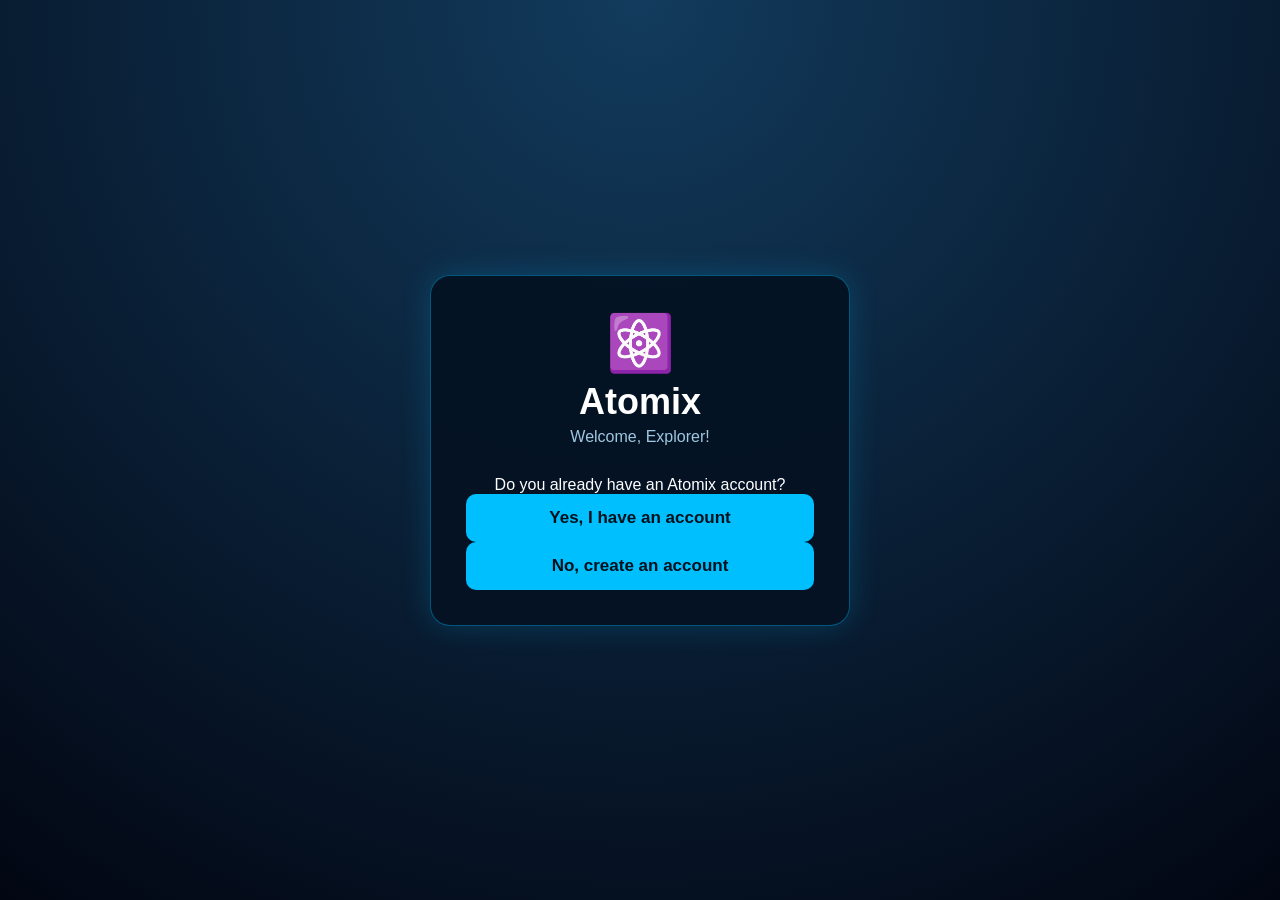
<file: index.html>
<!DOCTYPE html>
<html lang="en">

<head>
    <meta charset="UTF-8">
    <meta name="viewport" content="width=device-width, initial-scale=1.0">

    <title>Atomix</title>

    <link rel="stylesheet" href="style.css">
</head>

<body>

<header>
    <h1>⚛️ Atomix</h1>
    <p>Explore the world of elements</p>

<a href="login.html" class="login-button">🔐 Login</a>

<button type="button" class="logout-button" onclick="logoutAtomix()">
    🚪 Logout
</button>

</header>



<main>

    <!-- =========================================
         TABLE + ATOM MAIN AREA
    ========================================== -->

    <section class="atom-section">

        <!-- =====================================
             PERIODIC TABLE
        ====================================== -->

        <div class="periodic-box">

            <h2>🔬 Periodic Table</h2>

            <div class="periodic-table">

                <!-- PERIOD 1 -->
                <button style="grid-column:1" onclick="showElement('H')">H</button>
                <button style="grid-column:18" onclick="showElement('He')">He</button>

                <!-- PERIOD 2 -->
                <button style="grid-column:1" onclick="showElement('Li')">Li</button>
                <button style="grid-column:2" onclick="showElement('Be')">Be</button>
                <button style="grid-column:13" onclick="showElement('B')">B</button>
                <button style="grid-column:14" onclick="showElement('C')">C</button>
                <button style="grid-column:15" onclick="showElement('N')">N</button>
                <button style="grid-column:16" onclick="showElement('O')">O</button>
                <button style="grid-column:17" onclick="showElement('F')">F</button>
                <button style="grid-column:18" onclick="showElement('Ne')">Ne</button>

                <!-- PERIOD 3 -->
                <button style="grid-column:1" onclick="showElement('Na')">Na</button>
                <button style="grid-column:2" onclick="showElement('Mg')">Mg</button>
                <button style="grid-column:13" onclick="showElement('Al')">Al</button>
                <button style="grid-column:14" onclick="showElement('Si')">Si</button>
                <button style="grid-column:15" onclick="showElement('P')">P</button>
                <button style="grid-column:16" onclick="showElement('S')">S</button>
                <button style="grid-column:17" onclick="showElement('Cl')">Cl</button>
                <button style="grid-column:18" onclick="showElement('Ar')">Ar</button>

                <!-- PERIOD 4 -->
                <button style="grid-column:1" onclick="showElement('K')">K</button>
                <button style="grid-column:2" onclick="showElement('Ca')">Ca</button>
                <button style="grid-column:3" onclick="showElement('Sc')">Sc</button>
                <button style="grid-column:4" onclick="showElement('Ti')">Ti</button>
                <button style="grid-column:5" onclick="showElement('V')">V</button>
                <button style="grid-column:6" onclick="showElement('Cr')">Cr</button>
                <button style="grid-column:7" onclick="showElement('Mn')">Mn</button>
                <button style="grid-column:8" onclick="showElement('Fe')">Fe</button>
                <button style="grid-column:9" onclick="showElement('Co')">Co</button>
                <button style="grid-column:10" onclick="showElement('Ni')">Ni</button>
                <button style="grid-column:11" onclick="showElement('Cu')">Cu</button>
                <button style="grid-column:12" onclick="showElement('Zn')">Zn</button>
                <button style="grid-column:13" onclick="showElement('Ga')">Ga</button>
                <button style="grid-column:14" onclick="showElement('Ge')">Ge</button>
                <button style="grid-column:15" onclick="showElement('As')">As</button>
                <button style="grid-column:16" onclick="showElement('Se')">Se</button>
                <button style="grid-column:17" onclick="showElement('Br')">Br</button>
                <button style="grid-column:18" onclick="showElement('Kr')">Kr</button>

                <!-- PERIOD 5 -->
                <button style="grid-column:1" onclick="showElement('Rb')">Rb</button>
                <button style="grid-column:2" onclick="showElement('Sr')">Sr</button>
                <button style="grid-column:3" onclick="showElement('Y')">Y</button>
                <button style="grid-column:4" onclick="showElement('Zr')">Zr</button>
                <button style="grid-column:5" onclick="showElement('Nb')">Nb</button>
                <button style="grid-column:6" onclick="showElement('Mo')">Mo</button>
                <button style="grid-column:7" onclick="showElement('Tc')">Tc</button>
                <button style="grid-column:8" onclick="showElement('Ru')">Ru</button>
                <button style="grid-column:9" onclick="showElement('Rh')">Rh</button>
                <button style="grid-column:10" onclick="showElement('Pd')">Pd</button>
                <button style="grid-column:11" onclick="showElement('Ag')">Ag</button>
                <button style="grid-column:12" onclick="showElement('Cd')">Cd</button>
                <button style="grid-column:13" onclick="showElement('In')">In</button>
                <button style="grid-column:14" onclick="showElement('Sn')">Sn</button>
                <button style="grid-column:15" onclick="showElement('Sb')">Sb</button>
                <button style="grid-column:16" onclick="showElement('Te')">Te</button>
                <button style="grid-column:17" onclick="showElement('I')">I</button>
                <button style="grid-column:18" onclick="showElement('Xe')">Xe</button>

                <!-- PERIOD 6 -->
                <button style="grid-column:1" onclick="showElement('Cs')">Cs</button>
                <button style="grid-column:2" onclick="showElement('Ba')">Ba</button>
                <button style="grid-column:3" onclick="showElement('La')">57-71</button>
                <button style="grid-column:4" onclick="showElement('Hf')">Hf</button>
                <button style="grid-column:5" onclick="showElement('Ta')">Ta</button>
                <button style="grid-column:6" onclick="showElement('W')">W</button>
                <button style="grid-column:7" onclick="showElement('Re')">Re</button>
                <button style="grid-column:8" onclick="showElement('Os')">Os</button>
                <button style="grid-column:9" onclick="showElement('Ir')">Ir</button>
                <button style="grid-column:10" onclick="showElement('Pt')">Pt</button>
                <button style="grid-column:11" onclick="showElement('Au')">Au</button>
                <button style="grid-column:12" onclick="showElement('Hg')">Hg</button>
                <button style="grid-column:13" onclick="showElement('Tl')">Tl</button>
                <button style="grid-column:14" onclick="showElement('Pb')">Pb</button>
                <button style="grid-column:15" onclick="showElement('Bi')">Bi</button>
                <button style="grid-column:16" onclick="showElement('Po')">Po</button>
                <button style="grid-column:17" onclick="showElement('At')">At</button>
                <button style="grid-column:18" onclick="showElement('Rn')">Rn</button>

                <!-- PERIOD 7 -->
                <button style="grid-column:1" onclick="showElement('Fr')">Fr</button>
                <button style="grid-column:2" onclick="showElement('Ra')">Ra</button>
                <button style="grid-column:3" onclick="showElement('Ac')">89-103</button>
                <button style="grid-column:4" onclick="showElement('Rf')">Rf</button>
                <button style="grid-column:5" onclick="showElement('Db')">Db</button>
                <button style="grid-column:6" onclick="showElement('Sg')">Sg</button>
                <button style="grid-column:7" onclick="showElement('Bh')">Bh</button>
                <button style="grid-column:8" onclick="showElement('Hs')">Hs</button>
                <button style="grid-column:9" onclick="showElement('Mt')">Mt</button>
                <button style="grid-column:10" onclick="showElement('Ds')">Ds</button>
                <button style="grid-column:11" onclick="showElement('Rg')">Rg</button>
                <button style="grid-column:12" onclick="showElement('Cn')">Cn</button>
                <button style="grid-column:13" onclick="showElement('Nh')">Nh</button>
                <button style="grid-column:14" onclick="showElement('Fl')">Fl</button>
                <button style="grid-column:15" onclick="showElement('Mc')">Mc</button>
                <button style="grid-column:16" onclick="showElement('Lv')">Lv</button>
                <button style="grid-column:17" onclick="showElement('Ts')">Ts</button>
                <button style="grid-column:18" onclick="showElement('Og')">Og</button>
              
                <!-- GAP BEFORE LANTHANIDES -->
                <div class="series-gap"></div>
<!-- LANTHANIDES -->

<div style="grid-column: 1 / 19; height: 30px;"></div>

<div style="grid-column: 1 / 19; text-align: left; color: #00d9ff; font-weight: bold; margin-bottom: 5px;">
    Lanthanides
</div>

<div style="grid-column: 1 / 4;"></div>

<button onclick="showElement('La')">La</button>
<button onclick="showElement('Ce')">Ce</button>
<button onclick="showElement('Pr')">Pr</button>
<button onclick="showElement('Nd')">Nd</button>
<button onclick="showElement('Pm')">Pm</button>
<button onclick="showElement('Sm')">Sm</button>
<button onclick="showElement('Eu')">Eu</button>
<button onclick="showElement('Gd')">Gd</button>
<button onclick="showElement('Tb')">Tb</button>
<button onclick="showElement('Dy')">Dy</button>
<button onclick="showElement('Ho')">Ho</button>
<button onclick="showElement('Er')">Er</button>
<button onclick="showElement('Tm')">Tm</button>
<button onclick="showElement('Yb')">Yb</button>
<button onclick="showElement('Lu')">Lu</button>


<!-- ACTINIDES -->

<div style="grid-column: 1 / 19; text-align: left; color: #00d9ff; font-weight: bold; margin-top: 0;">
    Actinides
</div>

<div style="grid-column: 1 / 4;"></div>

<button onclick="showElement('Ac')">Ac</button>
<button onclick="showElement('Th')">Th</button>
<button onclick="showElement('Pa')">Pa</button>
<button onclick="showElement('U')">U</button>
<button onclick="showElement('Np')">Np</button>
<button onclick="showElement('Pu')">Pu</button>
<button onclick="showElement('Am')">Am</button>
<button onclick="showElement('Cm')">Cm</button>
<button onclick="showElement('Bk')">Bk</button>
<button onclick="showElement('Cf')">Cf</button>
<button onclick="showElement('Es')">Es</button>
<button onclick="showElement('Fm')">Fm</button>
<button onclick="showElement('Md')">Md</button>
<button onclick="showElement('No')">No</button>
<button onclick="showElement('Lr')">Lr</button>

      
     </div>
            
        </div>


        <!-- =====================================
             ATOM + INFORMATION
        ====================================== -->

        <div class="atom-box">

            <h2>⚛️ Atom</h2>

            <!-- 2D ATOM -->
            <div class="atom-2d">

                <div class="nucleus-2d">
                    <span>⚛️</span>
                </div>

                <div id="electronShells"></div>

            </div>


            <!-- ELEMENT NAME / SYMBOL -->
            <div class="atom-label">

                <h3 id="elementSymbolText"></h3>

            </div>

<!-- ELECTRON DISTRIBUTION -->
<div class="electron-distribution">

    <h3>⚡ Electron Distribution</h3>

    <p id="electronDistribution">
        Select an element to see its electron distribution.
    </p>

</div>

            <!-- ELEMENT INFORMATION + DESCRIPTION -->
            <section class="info-box">

                <h2 id="elementName">
                    Welcome to Atomix ⚛️
                </h2>

                <p id="elementDescription">
                    Select an element from the periodic table to explore it.
                </p>

                <div class="particles">

                    <p>
                        🔢 Atomic Number:
                        <strong id="atomicNumber">-</strong>
                    </p>

                    <p>
                        ⚖️ Atomic Mass:
                        <strong id="atomicMass">-</strong>
                    </p>

                    <p>
                        🔴 Protons:
                        <strong id="protons">-</strong>
                    </p>

                    <p>
                        🔵 Electrons:
                        <strong id="electrons">-</strong>
                    </p>

                    <p>
                        🟢 Neutrons:
                        <strong id="neutrons">-</strong>
                    </p>

                </div>
<!-- ELEMENT SPECIFICATIONS -->

<div class="element-specifications">

    <h3>📋 Element Specifications</h3>

    <p>
        🌡️ State:
        <strong id="elementState">-</strong>
    </p>

    <p>
        🔬 Natural Form:
        <strong id="elementNaturalForm">-</strong>
    </p>

    <p>
        🌍 Found In:
        <strong id="elementSources">-</strong>
    </p>

    <p>
        🛠️ Uses:
        <strong id="elementUses">-</strong>
    </p>

</div>

            </section>

        </div>

    </section>


    <!-- =========================================
     ELEMENT COMBINER
========================================== -->

<section class="info-box combination-box">

    <h2>🧪 Element Combiner</h2>

    <p>
        Search for 2 or 3 elements and discover what they can form.
    </p>

    <div class="combiner">

        <input
            type="text"
            id="element1"
            list="elementList"
            placeholder="🔍 Search first element..."
            autocomplete="off"
        >

        <input
            type="text"
            id="element2"
            list="elementList"
            placeholder="🔍 Search second element..."
            autocomplete="off"
        >

        <input
            type="text"
            id="element3"
            list="elementList"
            placeholder="🔍 Search third element (optional)..."
            autocomplete="off"
        >

        <datalist id="elementList"></datalist>

        <button type="button" onclick="combineElements()">
            ⚗️ Combine Elements
        </button>

    </div>

    <div id="combinationResult" class="combination-result">
        Search for elements to begin.
    </div>

</section>

<!-- =========================================
     CLASS 9–10 CHEMISTRY QUIZ
========================================== -->

<section class="info-box quiz-box">

    <h2>🧠 Chemistry Quiz</h2>

    <p>

        <!-- TEACHER'S QUESTION CORNER -->

<div class="teacher-corner">

    <h3>👨‍🏫 Teacher's Question Corner</h3>

    <p>
        Teachers can add their own chemistry questions for students.
    </p>

    <button type="button" onclick="openTeacherCorner()">
        ➕ Add Teacher Question
    </button>

</div>


<!-- TEACHER QUESTION FORM -->

<div id="teacherQuestionForm" style="display: none;">
<input type="hidden" id="editingTeacherQuestion" value="-1">
    <h3>✏️ Add a Question</h3>

    <input
        type="text"
        id="teacherQuestion"
        placeholder="Enter your question"
    >

    <input
        type="text"
        id="teacherOption1"
        placeholder="Option 1"
    >

    <input
        type="text"
        id="teacherOption2"
        placeholder="Option 2"
    >

    <input
        type="text"
        id="teacherOption3"
        placeholder="Option 3"
    >

    <input
        type="text"
        id="teacherOption4"
        placeholder="Option 4"
    >

    <select id="teacherCorrectAnswer">
        <option value="">Select the correct answer</option>
        <option value="0">Option 1</option>
        <option value="1">Option 2</option>
        <option value="2">Option 3</option>
        <option value="3">Option 4</option>
    </select>

<div class="teacher-quiz-selection">

    <h4>📌 Add this question to:</h4>

    <label>
        <input type="checkbox" id="addToQuickQuiz">
        🟢 Quick Quiz
    </label>

    <label>
        <input type="checkbox" id="addToChallengeQuiz">
        🔵 Challenge Quiz
    </label>

</div>

    <button type="button" onclick="saveTeacherQuestion()">
        💾 Save Question
    </button>

</div>

<!-- =========================================
     TEACHER QUESTION BANK
========================================= -->

<div class="teacher-question-bank">

    <h3>📚 Teacher Question Bank</h3>

    <p>
        View and manage all questions created by teachers.
    </p>

    <button type="button" onclick="showTeacherQuestions()">
        📖 View All Teacher Questions
    </button>

    <div id="teacherQuestionList" style="display: none;">
        <!-- Teacher questions will appear here -->
    </div>

</div>

        Test your Class 9–10 chemistry knowledge!
    </p>

    <!-- QUIZ START SCREEN -->
    <div id="quizStart">

        <h3>Ready to test yourself? ⚛️</h3>

        <p>
            Answer 10 questions and test your knowledge of
            atoms, elements, compounds and chemistry.
        </p>

        <div class="quiz-mode-buttons">

<button type="button" onclick="startQuiz(10)">
    🟢 Quick Quiz
    <span>10 Questions</span>
</button>

<button type="button" onclick="startQuiz(20)">
    🔵 Challenge Quiz
    <span>20 Questions</span>
</button>

</div>

</div>



    <!-- QUIZ AREA -->
    <div id="quizArea" style="display: none;">

        <div class="quiz-progress">

            <span id="questionNumber">
                Question 1 / 10
            </span>

            <span id="quizScore">
                Score: 0
            </span>

        </div>


        <h3 id="quizQuestion">
            Question will appear here.
        </h3>


        <div id="quizOptions" class="quiz-options">
            <!-- Options will be added by JavaScript -->
        </div>

    </div>


    <!-- QUIZ RESULT -->
    <div id="quizResult" style="display: none;">

        <h3>🎉 Quiz Complete!</h3>

        <p id="finalScore">
            Your score: 0 / 10
        </p>

        <p id="scoreMessage"></p>

        <button type="button" onclick="restartQuiz()">
            🔄 Try Again
        </button>

    </div>

</section>


<!-- =========================================
     FOOTER
========================================== -->

<footer>

    <p>Explore • Learn • Discover</p>

    <p>
        Made with 💗 by Shashwat Arya
    </p>

</footer>


<script>
    if (localStorage.getItem("atomixLoggedIn") !== "true") {
        window.location.href = "Welcome.html";
    }
</script>

<script src="Auth.js"></script>
<script src="script.js"></script>

</body>
</html>
</file>
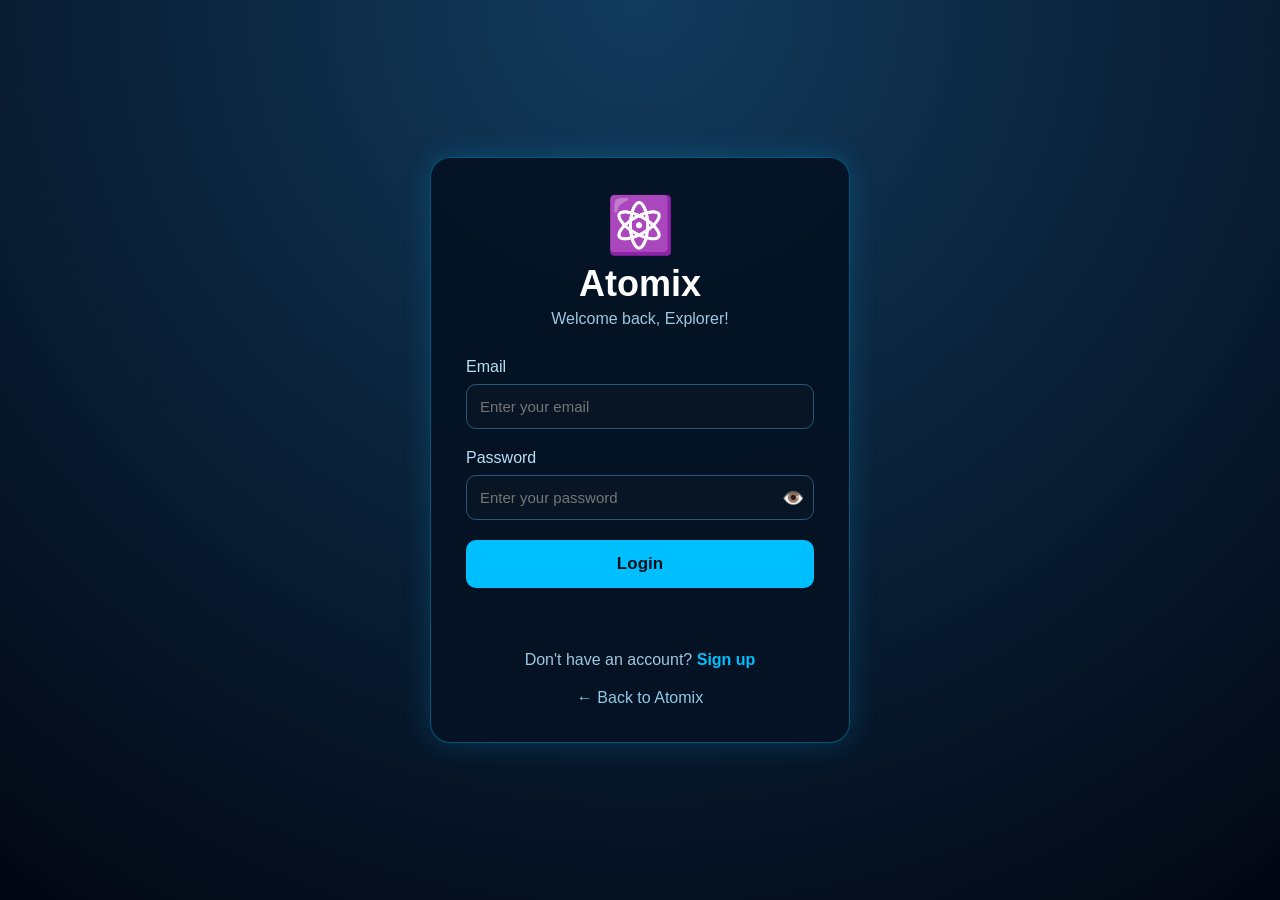
<file: login.html>
<!DOCTYPE html>
<html lang="en">
<head>
    <meta charset="UTF-8">
    <meta name="viewport" content="width=device-width, initial-scale=1.0">

    <title>Atomix - Login</title>

    <link rel="stylesheet" href="login.css">
</head>

<body>

    <div class="login-container">

        <div class="logo">⚛️</div>

        <h1>Atomix</h1>
        <p class="subtitle">Welcome back, Explorer!</p>

        <form id="loginForm">

            <div class="input-box">
                <label>Email</label>

                <input
                    type="email"
                    id="email"
                    placeholder="Enter your email"
                    required
                >
            </div>

            <div class="input-box">
                <label>Password</label>

                <div class="password-wrapper">

                    <input
                        type="password"
                        id="password"
                        placeholder="Enter your password"
                        required
                    >

                    <button
                        type="button"
                        class="show-password"
                        id="toggleLoginPassword"
                    >👁️</button>

                </div>
            </div>

            <button type="submit">Login</button>

        </form>

        <p id="message"></p>

        <p class="signup-text">
            Don't have an account?
            <a href="Signup.html">Sign up</a>
        </p>

        <a href="Index.html" class="back">
            ← Back to Atomix
        </a>

    </div>


    <script src="Auth.js"></script>

    <script>

        const password = document.getElementById("password");
        const eyeButton = document.getElementById("toggleLoginPassword");

        eyeButton.onclick = function () {

            if (password.type === "password") {

                password.type = "text";
                eyeButton.textContent = "🙈";

            } else {

                password.type = "password";
                eyeButton.textContent = "👁️";

            }

        };

    </script>

</body>
</html>
</file>
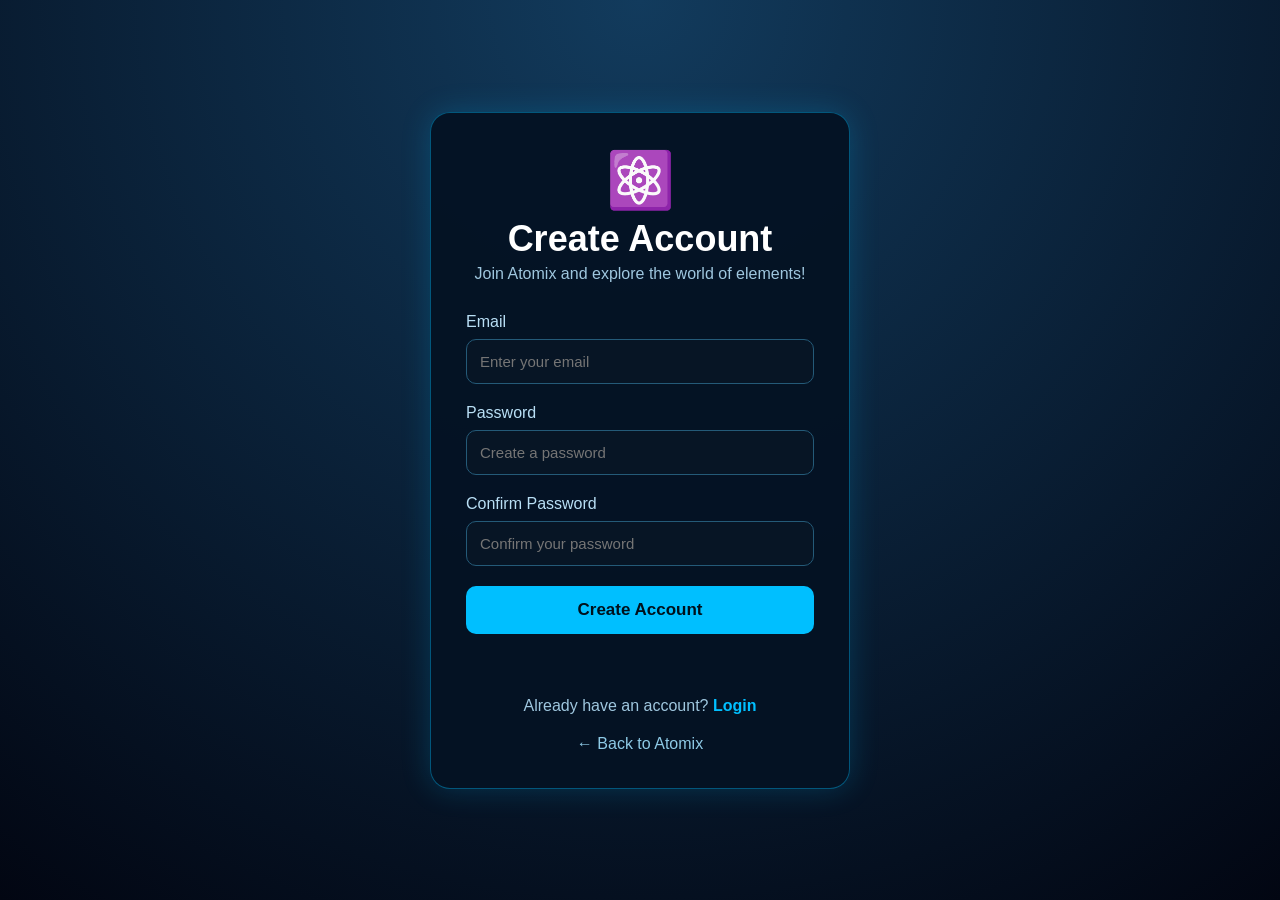
<file: Signup.html>
<!DOCTYPE html>
<html lang="en">
<head>
    <meta charset="UTF-8">
    <meta name="viewport" content="width=device-width, initial-scale=1.0">

    <title>Atomix - Sign Up</title>

    <link rel="stylesheet" href="login.css">
</head>

<body>

    <div class="login-container">

        <div class="logo">⚛️</div>

        <h1>Create Account</h1>
        <p class="subtitle">Join Atomix and explore the world of elements!</p>

        <form id="signupForm">

            <div class="input-box">
                <label>Email</label>
                <input type="email" id="signupEmail"
                    placeholder="Enter your email" required>
            </div>

            <div class="input-box">
                <label>Password</label>
                <input type="password" id="signupPassword"
                    placeholder="Create a password" required>
            </div>

            <div class="input-box">
                <label>Confirm Password</label>
                <input type="password" id="confirmPassword"
                    placeholder="Confirm your password" required>
            </div>

            <button type="submit">Create Account</button>

        </form>

        <p id="message"></p>

        <p class="signup-text">
            Already have an account?
            <a href="login.html">Login</a>
        </p>

        <a href="index.html" class="back">← Back to Atomix</a>

    </div>

    <script src="Auth.js"></script>

</body>
</html>
</file>
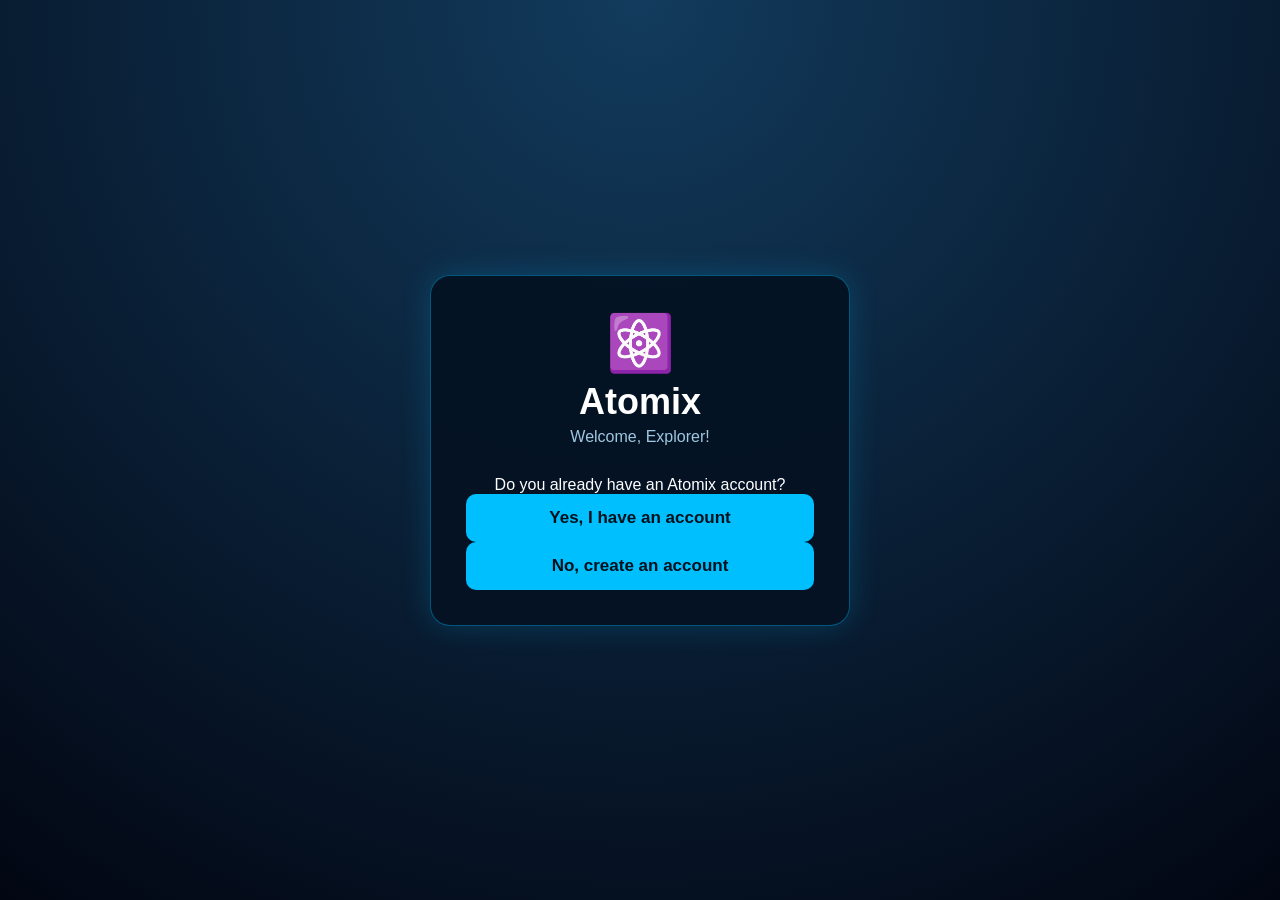
<file: Welcome.html>
<!DOCTYPE html>

<html lang="en">

<head>
    <meta charset="UTF-8">
    <meta name="viewport" content="width=device-width, initial-scale=1.0">

<title>Welcome to Atomix</title>

<link rel="stylesheet" href="login.css">

</head>

<body>

<div class="login-container">

    <div class="logo">⚛️</div>

    <h1>Atomix</h1>

    <p class="subtitle">
        Welcome, Explorer!
    </p>

    <p>
        Do you already have an Atomix account?
    </p>

    <button type="button" onclick="window.location.href='login.html'">
        Yes, I have an account
    </button>

    <button type="button" onclick="window.location.href='Signup.html'">
        No, create an account
    </button>

</div>

</body>
</html>
</file>
<file: style.css>
/* =========================================================
   ⚛️ ATOMIX — FINAL APPEARANCE
   ========================================================= */

* {
    margin: 0;
    padding: 0;
    box-sizing: border-box;
    font-family: Arial, sans-serif;
}

html {
    scroll-behavior: smooth;
}

body {
    min-height: 100vh;
    color: white;
    background:
        radial-gradient(circle at 15% 10%, rgba(0, 217, 255, 0.14), transparent 28%),
        radial-gradient(circle at 85% 20%, rgba(0, 119, 255, 0.14), transparent 30%),
        radial-gradient(circle at 50% 100%, rgba(0, 217, 255, 0.08), transparent 35%),
        linear-gradient(135deg, #020612, #061426 50%, #020612);

    overflow-x: hidden;
}


/* =========================================================
   HEADER
   ========================================================= */

header {
    position: relative;
    text-align: center;
    padding: 42px 20px 38px;

    background:
        linear-gradient(
            180deg,
            rgba(0, 15, 30, 0.92),
            rgba(0, 10, 22, 0.72)
        );

    border-bottom: 1px solid rgba(0, 217, 255, 0.25);

    box-shadow:
        0 10px 40px rgba(0, 0, 0, 0.35),
        0 0 35px rgba(0, 217, 255, 0.05);

    backdrop-filter: blur(12px);
}

header h1 {
    font-size: 48px;
    letter-spacing: 1px;

    color: #00d9ff;

    text-shadow:
        0 0 10px rgba(0, 217, 255, 0.8),
        0 0 30px rgba(0, 119, 255, 0.45);
}

header p {
    margin-top: 10px;

    color: #bdefff;

    font-size: 16px;
    letter-spacing: 0.5px;
}


/* =========================================================
   LOGIN BUTTON
   ========================================================= */

.login-button {
    display: inline-block;

    margin-top: 20px;
    padding: 11px 21px;

    border-radius: 12px;
    border: 1px solid rgba(0, 217, 255, 0.65);

    background:
        linear-gradient(
            135deg,
            rgba(0, 217, 255, 0.13),
            rgba(0, 119, 255, 0.13)
        );

    color: white;
    text-decoration: none;
    font-weight: bold;

    box-shadow:
        0 0 15px rgba(0, 217, 255, 0.08);

    transition:
        transform 0.25s ease,
        background 0.25s ease,
        box-shadow 0.25s ease;
}

.login-button:hover {
    transform: translateY(-3px);

    background:
        linear-gradient(
            135deg,
            #00aaff,
            #0066ff
        );

    box-shadow:
        0 0 15px rgba(0, 217, 255, 0.45),
        0 0 30px rgba(0, 119, 255, 0.25);
}

/* =========================================
   LOGOUT BUTTON
========================================= */

.logout-button {
    display: inline-block;
    padding: 10px 18px;
    margin-left: 10px;

    background: #00bfff;
    color: #00111c;

    border: none;
    border-radius: 10px;

    font-size: 15px;
    font-weight: bold;

    cursor: pointer;
    text-decoration: none;

    transition: 0.3s ease;
}

.logout-button:hover {
    box-shadow: 0 0 18px rgba(0, 191, 255, 0.5);
    transform: translateY(-1px);
}


/* =========================================================
   MAIN
   ========================================================= */

main {
    width: 95%;
    max-width: 1350px;

    margin: 35px auto 45px;
}


/* =========================================================
   TABLE + ATOM
   ========================================================= */

.atom-section {
    display: grid;

    grid-template-columns:
        minmax(0, 1fr)
        390px;

    gap: 25px;

    align-items: start;

    width: 100%;
}


/* =========================================================
   GLASS PANELS
   ========================================================= */

.periodic-box,
.atom-box,
.combination-box {
    background:
        linear-gradient(
            145deg,
            rgba(255, 255, 255, 0.085),
            rgba(255, 255, 255, 0.035)
        );

    border: 1px solid rgba(0, 217, 255, 0.22);

    border-radius: 22px;

    box-shadow:
        0 15px 45px rgba(0, 0, 0, 0.3),
        inset 0 1px 0 rgba(255, 255, 255, 0.05);

    backdrop-filter: blur(12px);

    transition:
        border-color 0.3s ease,
        box-shadow 0.3s ease,
        transform 0.3s ease;
}

.periodic-box:hover,
.atom-box:hover,
.combination-box:hover {
    border-color: rgba(0, 217, 255, 0.4);

    box-shadow:
        0 18px 50px rgba(0, 0, 0, 0.35),
        0 0 25px rgba(0, 217, 255, 0.06),
        inset 0 1px 0 rgba(255, 255, 255, 0.06);
}


/* =========================================================
   PERIODIC BOX
   ========================================================= */

.periodic-box {
    width: 100%;
    min-width: 0;
    min-height: 480px;

    padding: 25px;

    overflow: hidden;
}


/* =========================================================
   ATOM BOX
   ========================================================= */

.atom-box {
    width: 100%;
    min-width: 0;
    min-height: 480px;

    padding: 25px;

    text-align: center;

    overflow: visible;
}


/* =========================================================
   HEADINGS
   ========================================================= */

h2 {
    color: #00d9ff;

    margin-bottom: 20px;

    font-size: 24px;

    text-shadow:
        0 0 10px rgba(0, 217, 255, 0.25);
}


/* =========================================================
   PERIODIC TABLE
   ========================================================= */

.periodic-table {
    display: grid;

    grid-template-columns:
        repeat(18, minmax(0, 1fr));

    grid-auto-rows: 45px;

     row-gap: 5px;

    width: 100%;
    min-width: 0;

    position: relative;
}


/* =========================================================
   ELEMENT BUTTONS
   ========================================================= */

.periodic-table button {
    width: 100%;
    height: 45px;

    border-radius: 7px;

    border: 1px solid rgba(0, 217, 255, 0.65);

    background:
        linear-gradient(
            145deg,
            #123553,
            #0a2137
        );

    color: #e9fbff;

    cursor: pointer;

    font-weight: bold;

    position: relative;
    z-index: 5;

    transition:
        transform 0.18s ease,
        background 0.18s ease,
        box-shadow 0.18s ease,
        border-color 0.18s ease;
}

.periodic-table button:hover {
    transform: scale(1.08);

    background:
        linear-gradient(
            145deg,
            #008dcc,
            #005de0
        );

    border-color: #00eaff;

    box-shadow:
        0 0 10px rgba(0, 217, 255, 0.5),
        0 0 20px rgba(0, 119, 255, 0.25);

    z-index: 20;
}

.periodic-table button:active {
    transform: scale(0.96);
}

.periodic-table span {
    width: 45px;
    height: 45px;
}

/* =========================================================
   2D ATOM
   ========================================================= */

.atom-2d {
    width: min(520px, 92vw);
    height: min(520px, 92vw);

    margin: 20px auto;

    position: relative;

    display: flex;
    justify-content: center;
    align-items: center;

    overflow: visible;

    border-radius: 0;
}


/* =========================================================
   NUCLEUS
   ========================================================= */

.nucleus-2d {
    position: absolute;

    width: 60px;
    height: 60px;

    top: 50%;
    left: 50%;

    transform: translate(-50%, -50%);

    border-radius: 50%;

    background:
        radial-gradient(
            circle,
            #ffffff 0%,
            #8ff5ff 20%,
            #00d9ff 42%,
            #0066aa 100%
        );

    box-shadow:
        0 0 12px #00d9ff,
        0 0 30px rgba(0, 217, 255, 0.75),
        0 0 55px rgba(0, 119, 255, 0.4);

    display: flex;
    justify-content: center;
    align-items: center;

    z-index: 10;

    animation: nucleusPulse 3s ease-in-out infinite;
}

.nucleus-2d span {
    width: 30px;
    height: 30px;

    border-radius: 50%;

    background: white;

    color: #006080;

    display: flex;

    justify-content: center;
    align-items: center;

    font-size: 16px;
    font-weight: bold;

    box-shadow:
        0 0 8px white;
}


/* =========================================================
   NUCLEUS ANIMATION
   ========================================================= */

@keyframes nucleusPulse {
    0%,
    100% {
        box-shadow:
            0 0 12px #00d9ff,
            0 0 30px rgba(0, 217, 255, 0.7),
            0 0 55px rgba(0, 119, 255, 0.35);
    }

    50% {
        box-shadow:
            0 0 18px #00eaff,
            0 0 40px rgba(0, 217, 255, 0.85),
            0 0 70px rgba(0, 119, 255, 0.5);
    }
}


/* =========================================================
   ELECTRON SHELL CONTAINER
   ========================================================= */

#electronShells {
    position: absolute;

    width: 300px;
    height: 300px;

    top: 50%;
    left: 50%;

    transform: translate(-50%, -50%);

    pointer-events: none;

    z-index: 2;
}


/* =========================================================
   ELECTRON SHELLS
   ========================================================= */

#electronShells .electron-shell {
    position: absolute;

    top: 50%;
    left: 50%;

    border: 1px solid rgba(0, 217, 255, 0.38);

    border-radius: 50%;

    transform: translate(-50%, -50%);

    animation-name: shellSpin;

    animation-timing-function: linear;

    animation-iteration-count: infinite;

    transform-origin: center center;

    will-change: transform;

    box-shadow:
        0 0 5px rgba(0, 217, 255, 0.08);
}


/* =========================================================
   ELECTRONS
   ========================================================= */

#electronShells .electron {
    position: absolute;

    width: 12px;
    height: 12px;

    top: 50%;
    left: 50%;

    margin-left: -6px;
    margin-top: -6px;

    border-radius: 50%;

    background: white;

    box-shadow:
        0 0 7px white,
        0 0 15px #00d9ff,
        0 0 25px #0077ff;

    z-index: 5;
}


/* =========================================================
   ROTATION
   ========================================================= */

@keyframes shellSpin {
    from {
        transform:
            translate(-50%, -50%)
            rotate(0deg);
    }

    to {
        transform:
            translate(-50%, -50%)
            rotate(360deg);
    }
}


/* =========================================================
   ATOM LABEL
   ========================================================= */

.atom-label {
    text-align: center;

    margin-top: 10px;
}

.atom-label h3 {
    color: #bdefff;

    font-size: 21px;

    min-height: 25px;

    text-shadow:
        0 0 8px rgba(0, 217, 255, 0.25);
}


/* =========================================================
   INFORMATION BOX
   ========================================================= */

.atom-box .info-box {
    width: 100%;

    margin-top: 20px;

    padding: 20px;

    background:
        linear-gradient(
            145deg,
            rgba(0, 217, 255, 0.075),
            rgba(0, 0, 0, 0.2)
        );

    border: 1px solid rgba(0, 217, 255, 0.25);

    border-radius: 16px;

    text-align: left;

    box-shadow:
        inset 0 1px 0 rgba(255, 255, 255, 0.03);
}

.info-box h2 {
    margin-bottom: 12px;
}

.info-box p {
    margin: 10px 0;

    line-height: 1.5;

    color: #d9f8ff;
}

.info-box strong {
    color: #00d9ff;

    text-shadow:
        0 0 7px rgba(0, 217, 255, 0.3);
}


/* =========================================================
   PARTICLES
   ========================================================= */

.particles {
    margin-top: 20px;

    padding-top: 12px;

    border-top: 1px solid rgba(0, 217, 255, 0.12);
}


/* =========================================================
   COMBINER
   ========================================================= */

.combination-box {
    width: 100%;

    margin-top: 25px;

    padding: 28px;

    text-align: center;
}

.combination-box h2 {
    margin-bottom: 10px;
}

.combination-box > p {
    color: #bdefff;

    margin-bottom: 22px;

    line-height: 1.5;
}


/* =========================================================
   COMBINER INPUT AREA
   ========================================================= */

.combiner {
    display: flex;

    flex-direction: row;

    justify-content: center;
    align-items: center;

    flex-wrap: wrap;

    gap: 12px;
}

.combiner input {
    width: 210px;

    padding: 13px 14px;

    border-radius: 11px;

    border: 1px solid rgba(0, 217, 255, 0.5);

    background:
        linear-gradient(
            145deg,
            #091f34,
            #061522
        );

    color: white;

    outline: none;

    transition:
        border-color 0.2s ease,
        box-shadow 0.2s ease,
        transform 0.2s ease;
}

.combiner input:focus {
    border-color: #00eaff;

    box-shadow:
        0 0 12px rgba(0, 217, 255, 0.25);

    transform: translateY(-2px);
}

.combiner input::placeholder {
    color: #8fc9d8;
}


/* =========================================================
   COMBINER BUTTON
   ========================================================= */

.combiner button {
    padding: 13px 20px;

    border: none;

    border-radius: 11px;

    background:
        linear-gradient(
            135deg,
            #008dcc,
            #0066ff
        );

    color: white;

    font-weight: bold;

    cursor: pointer;

    box-shadow:
        0 5px 18px rgba(0, 119, 255, 0.2);

    transition:
        transform 0.2s ease,
        box-shadow 0.2s ease,
        background 0.2s ease;
}

.combiner button:hover {
    transform: translateY(-3px);

    background:
        linear-gradient(
            135deg,
            #00baff,
            #0077ff
        );

    box-shadow:
        0 8px 25px rgba(0, 217, 255, 0.3);
}

.combiner button:active {
    transform: translateY(0);
}


/* =========================================================
   COMBINATION RESULT
   ========================================================= */

.combination-result {
    margin-top: 20px;

    padding: 17px;

    border-radius: 13px;

    background:
        linear-gradient(
            145deg,
            rgba(0, 217, 255, 0.08),
            rgba(0, 119, 255, 0.04)
        );

    border: 1px solid rgba(0, 217, 255, 0.15);

    color: #dffaff;

    line-height: 1.6;

    min-height: 52px;
}


/* =========================================================
   FOOTER
   ========================================================= */

footer {
    text-align: center;

    margin-top: 45px;

    padding: 30px 15px;

    background:
        linear-gradient(
            180deg,
            rgba(0, 0, 0, 0.18),
            rgba(0, 0, 0, 0.45)
        );

    border-top: 1px solid rgba(0, 217, 255, 0.15);

    color: #bdefff;

    box-shadow:
        0 -10px 35px rgba(0, 0, 0, 0.15);
}

footer p {
    margin: 8px 0;
}

footer p:last-child {
    color: #8fdbea;

    font-size: 14px;
}


/* =========================================================
   TABLET
   ========================================================= */

@media (max-width: 1000px) {

    .atom-section {
        grid-template-columns:
            minmax(0, 1fr)
            340px;
    }

    .atom-2d {
        width: 300px;
        height: 300px;
    }

    #electronShells {
        width: 280px;
        height: 280px;
    }

    header h1 {
        font-size: 43px;
    }
}


/* =========================================================
   MOBILE
   ========================================================= */

@media (max-width: 850px) {

    main {
        width: 94%;
    }

    .atom-section {
        grid-template-columns: 1fr;
    }

    .periodic-box,
    .atom-box {
        width: 100%;
    }

    .atom-2d {
        margin-left: auto;
        margin-right: auto;
    }

    .combiner {
        flex-direction: column;
    }

    .combiner input {
        width: 100%;
        max-width: 350px;
    }

    .combiner button {
        width: 100%;
        max-width: 350px;
    }
}

 /* =====================================================
       PERIODIC TABLE — MOBILE
       ===================================================== */

    .periodic-box {
        overflow-x: auto;
        overflow-y: hidden;
    }

    .periodic-table {
        width: 700px;
        min-width: 700px;

        grid-auto-rows: 38px;
        row-gap: 4px;
    }

    .periodic-table button {
        height: 38px;
        font-size: 11px;
        border-radius: 6px;
    }


    /* =====================================================
       2D ATOM — MOBILE
       ===================================================== */

    .atom-2d {
        width: 280px;
        height: 280px;

        margin: 15px auto;

        overflow: hidden;
    }

    #electronShells {
        width: 260px;
        height: 260px;
    }

    .nucleus-2d {
        width: 52px;
        height: 52px;
    }

    .nucleus-2d span {
        width: 26px;
        height: 26px;

        font-size: 14px;
    }

    #electronShells .electron {
        width: 10px;
        height: 10px;

        margin-left: -5px;
        margin-top: -5px;
    }


    /* =====================================================
       ELEMENT INFORMATION — MOBILE
       ===================================================== */

    .atom-box .info-box {
        padding: 15px;
    }

    .info-box p {
        font-size: 14px;
    }


    /* =====================================================
       COMBINER — MOBILE
       ===================================================== */

    .combination-box {
        margin-top: 18px;
    }

    .combiner {
        width: 100%;
        flex-direction: column;
    }

    .combiner input,
    .combiner button {
        width: 100%;
        max-width: none;
    }


    /* =====================================================
       FOOTER — MOBILE
       ===================================================== */

    footer {
        margin-top: 30px;
        padding: 25px 12px;
    }
}


/* =========================================================
   ELECTRON DISTRIBUTION
   ========================================================= */

.electron-distribution {
    margin-top: 15px;
    padding: 15px;

    background: rgba(0, 0, 0, 0.18);

    border: 1px solid rgba(0, 217, 255, 0.25);

    border-radius: 15px;

    text-align: center;
}

.electron-distribution h3 {
    color: #00d9ff;
    margin-bottom: 10px;
}

#electronDistribution {
    color: #bdefff;
    line-height: 1.6;
}


/* =========================================================
   LANTHANIDE GAP
   ========================================================= */

.lanthanide-gap {
    grid-column: 1 / -1;
    height: 35px;
}

/* =========================================================
   CLASS 9–10 CHEMISTRY QUIZ
   ========================================================= */

.quiz-box {
    margin-top: 30px;
    text-align: center;
}

.quiz-box h2 {
    margin-bottom: 10px;
}

.quiz-box h3 {
    margin: 20px 0;
    color: #00d9ff;
}


/* START SCREEN */

#quizStart p {
    max-width: 600px;
    margin: 10px auto 20px;
    line-height: 1.6;
}


/* QUIZ PROGRESS */

.quiz-progress {
    display: flex;
    justify-content: space-between;

    margin-bottom: 25px;

    padding: 12px 15px;

    background: rgba(0, 217, 255, 0.08);

    border: 1px solid rgba(0, 217, 255, 0.25);

    border-radius: 10px;

    color: #00d9ff;

    font-weight: bold;
}


/* QUESTION */

#quizQuestion {
    font-size: 20px;

    line-height: 1.5;

    margin-bottom: 25px;
}


/* OPTIONS */

.quiz-options {
    display: grid;

    grid-template-columns: 1fr;

    gap: 12px;

    max-width: 650px;

    margin: auto;
}


.quiz-options button {

    width: 100%;

    padding: 15px;

    border-radius: 10px;

    border: 1px solid rgba(0, 217, 255, 0.4);

    background: rgba(0, 217, 255, 0.08);

    color: white;

    font-size: 16px;

    cursor: pointer;

    transition: 0.25s;

}


.quiz-options button:hover {

    background: rgba(0, 217, 255, 0.2);

    transform: translateY(-2px);

}


/* CORRECT / WRONG ANSWERS */

.quiz-options button.correct {

    background: rgba(0, 255, 120, 0.2);

    border-color: #00ff78;

}


.quiz-options button.wrong {

    background: rgba(255, 70, 70, 0.2);

    border-color: #ff4646;

}


/* RESULT SCREEN */

#quizResult {

    padding: 20px;

}


#finalScore {

    font-size: 22px;

    font-weight: bold;

    color: #00d9ff;

    margin: 15px 0;

}


#scoreMessage {

    font-size: 17px;

    margin-bottom: 20px;

}


/* QUIZ BUTTONS */

.quiz-box button:not(.quiz-options button) {

    padding: 12px 22px;

    border: none;

    border-radius: 10px;

    background: #00d9ff;

    color: #020612;

    font-size: 16px;

    font-weight: bold;

    cursor: pointer;

    transition: 0.25s;

}


.quiz-box button:not(.quiz-options button):hover {

    transform: translateY(-2px);

}
</file>
<file: login.css>
* {
    margin: 0;
    padding: 0;
    box-sizing: border-box;
    font-family: Arial, sans-serif;
}

body {
    min-height: 100vh;
    display: flex;
    justify-content: center;
    align-items: center;
    background: radial-gradient(circle at top, #123b5d, #020612);
    color: white;
}

.login-container {
    width: 90%;
    max-width: 420px;
    padding: 35px;
    background: rgba(5, 18, 35, 0.95);
    border: 1px solid rgba(0, 191, 255, 0.4);
    border-radius: 20px;
    box-shadow: 0 0 30px rgba(0, 191, 255, 0.2);
    text-align: center;
}

.logo {
    font-size: 55px;
    margin-bottom: 5px;
}

h1 {
    font-size: 36px;
    margin-bottom: 5px;
}

.subtitle {
    color: #9fc7df;
    margin-bottom: 30px;
}

.input-box {
    text-align: left;
    margin-bottom: 20px;
}

.input-box label {
    display: block;
    margin-bottom: 8px;
    color: #b9dff5;
}

.input-box input {
    width: 100%;
    padding: 13px;
    border: 1px solid #245a78;
    border-radius: 10px;
    background: #071525;
    color: white;
    outline: none;
    font-size: 15px;
}

.input-box input:focus {
    border-color: #00bfff;
    box-shadow: 0 0 10px rgba(0, 191, 255, 0.25);
}

button {
    width: 100%;
    padding: 14px;
    border: none;
    border-radius: 10px;
    background: #00bfff;
    color: #00111c;
    font-size: 17px;
    font-weight: bold;
    cursor: pointer;
}

button:hover {
    box-shadow: 0 0 18px rgba(0, 191, 255, 0.5);
}

#message {
    margin-top: 18px;
    color: #5cff9d;
    min-height: 20px;
}

.signup-text {
    margin-top: 25px;
    color: #9fc7df;
}

.signup-text a {
    color: #00bfff;
    text-decoration: none;
    font-weight: bold;
}

.back {
    display: inline-block;
    margin-top: 20px;
    color: #8ecae6;
    text-decoration: none;
}

.back:hover,
.signup-text a:hover {
    text-decoration: underline;
}

.password-wrapper {
    position: relative;
    width: 100%;
}

.password-wrapper input {
    width: 100%;
    box-sizing: border-box;
    padding-right: 50px;
}

.show-password {
    position: absolute;
    right: 10px;
    top: 50%;
    transform: translateY(-50%);
    
    background: transparent;
    border: none;
    cursor: pointer;
    
    font-size: 18px;
    padding: 0;
    width: auto;
}
</file>
